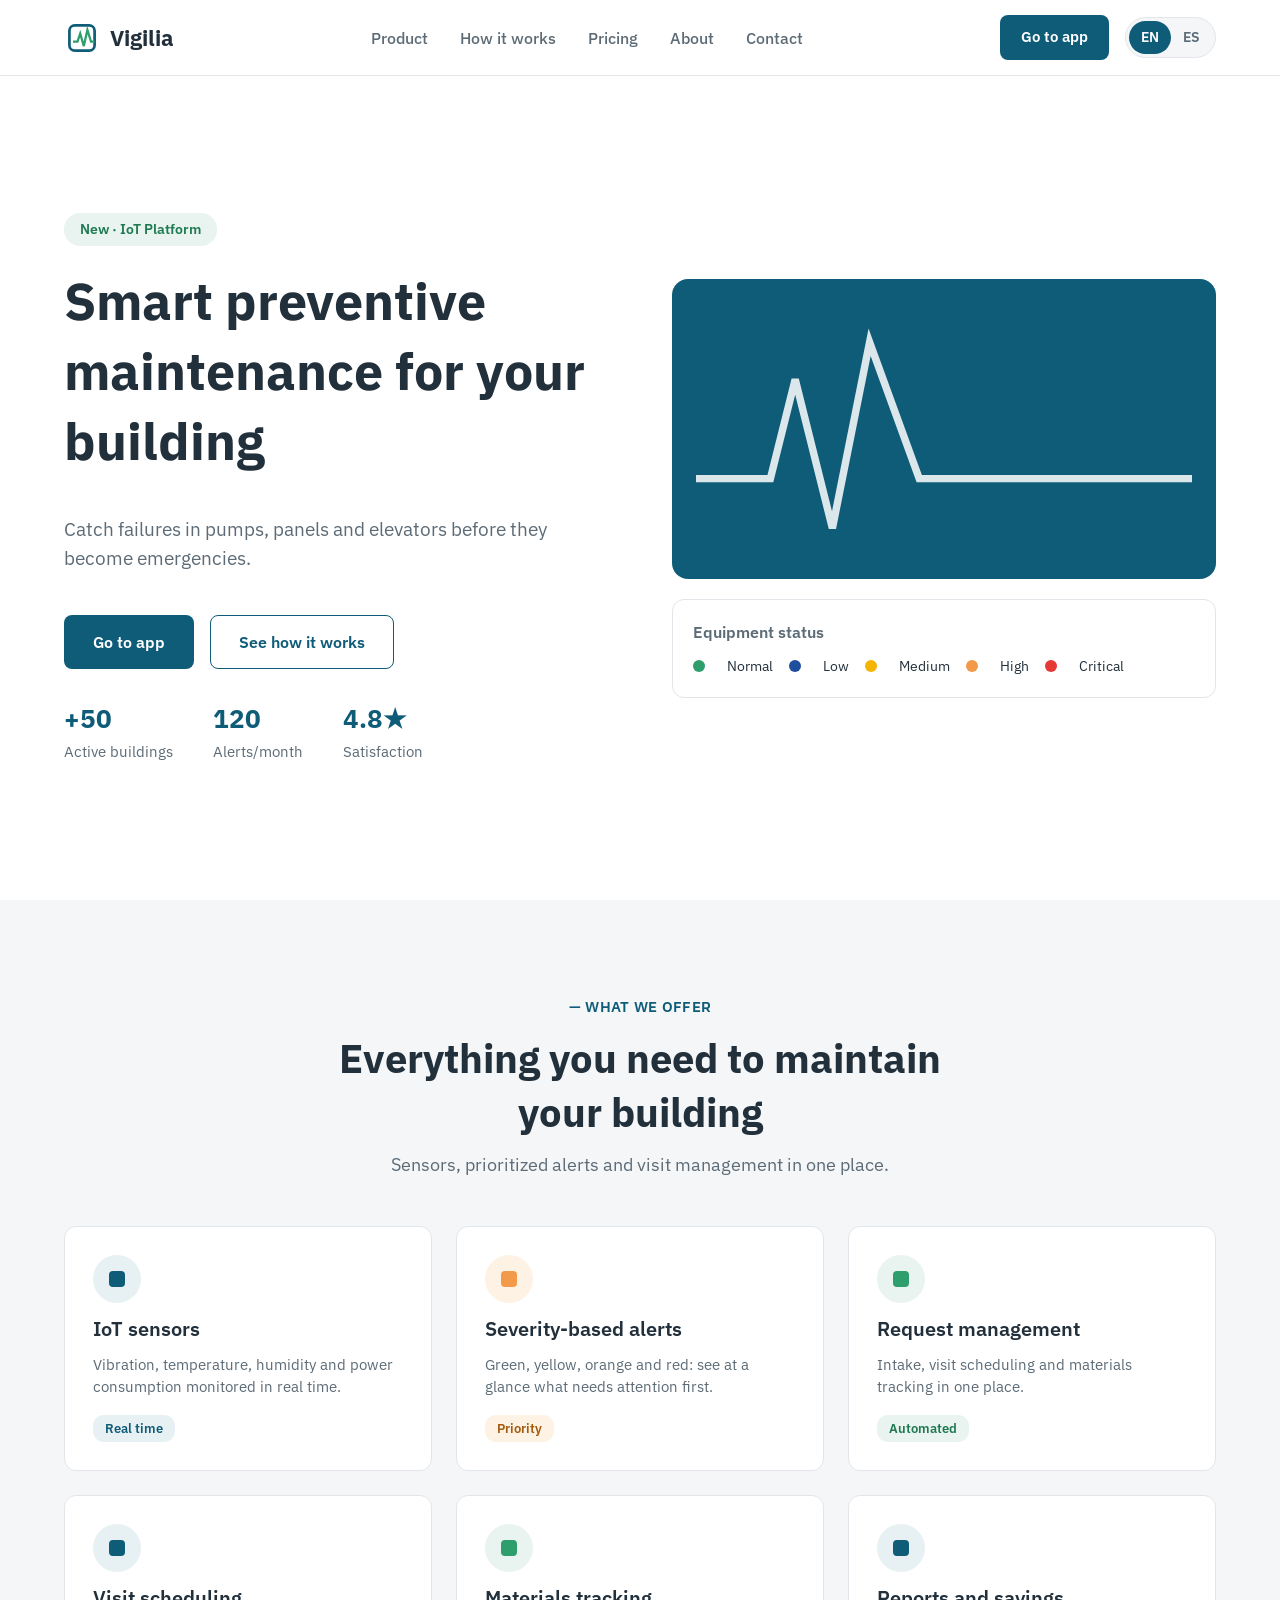
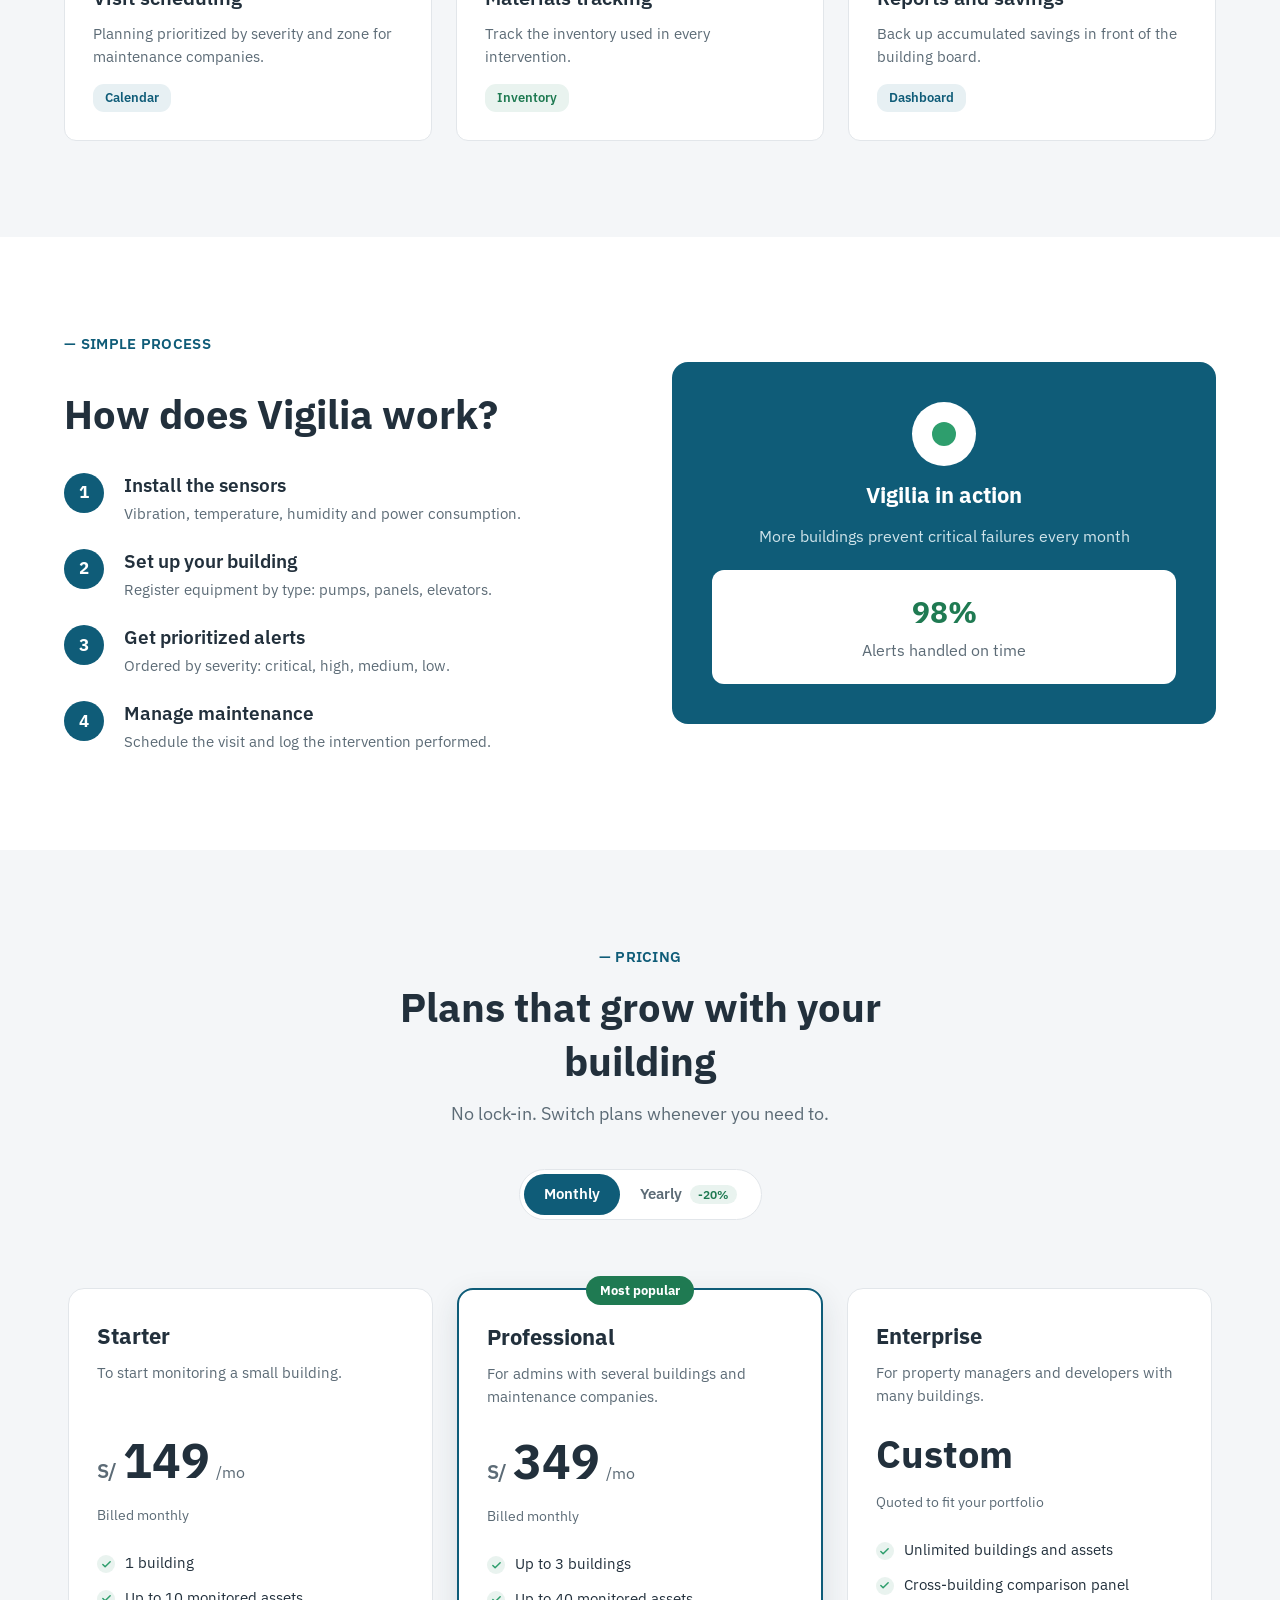
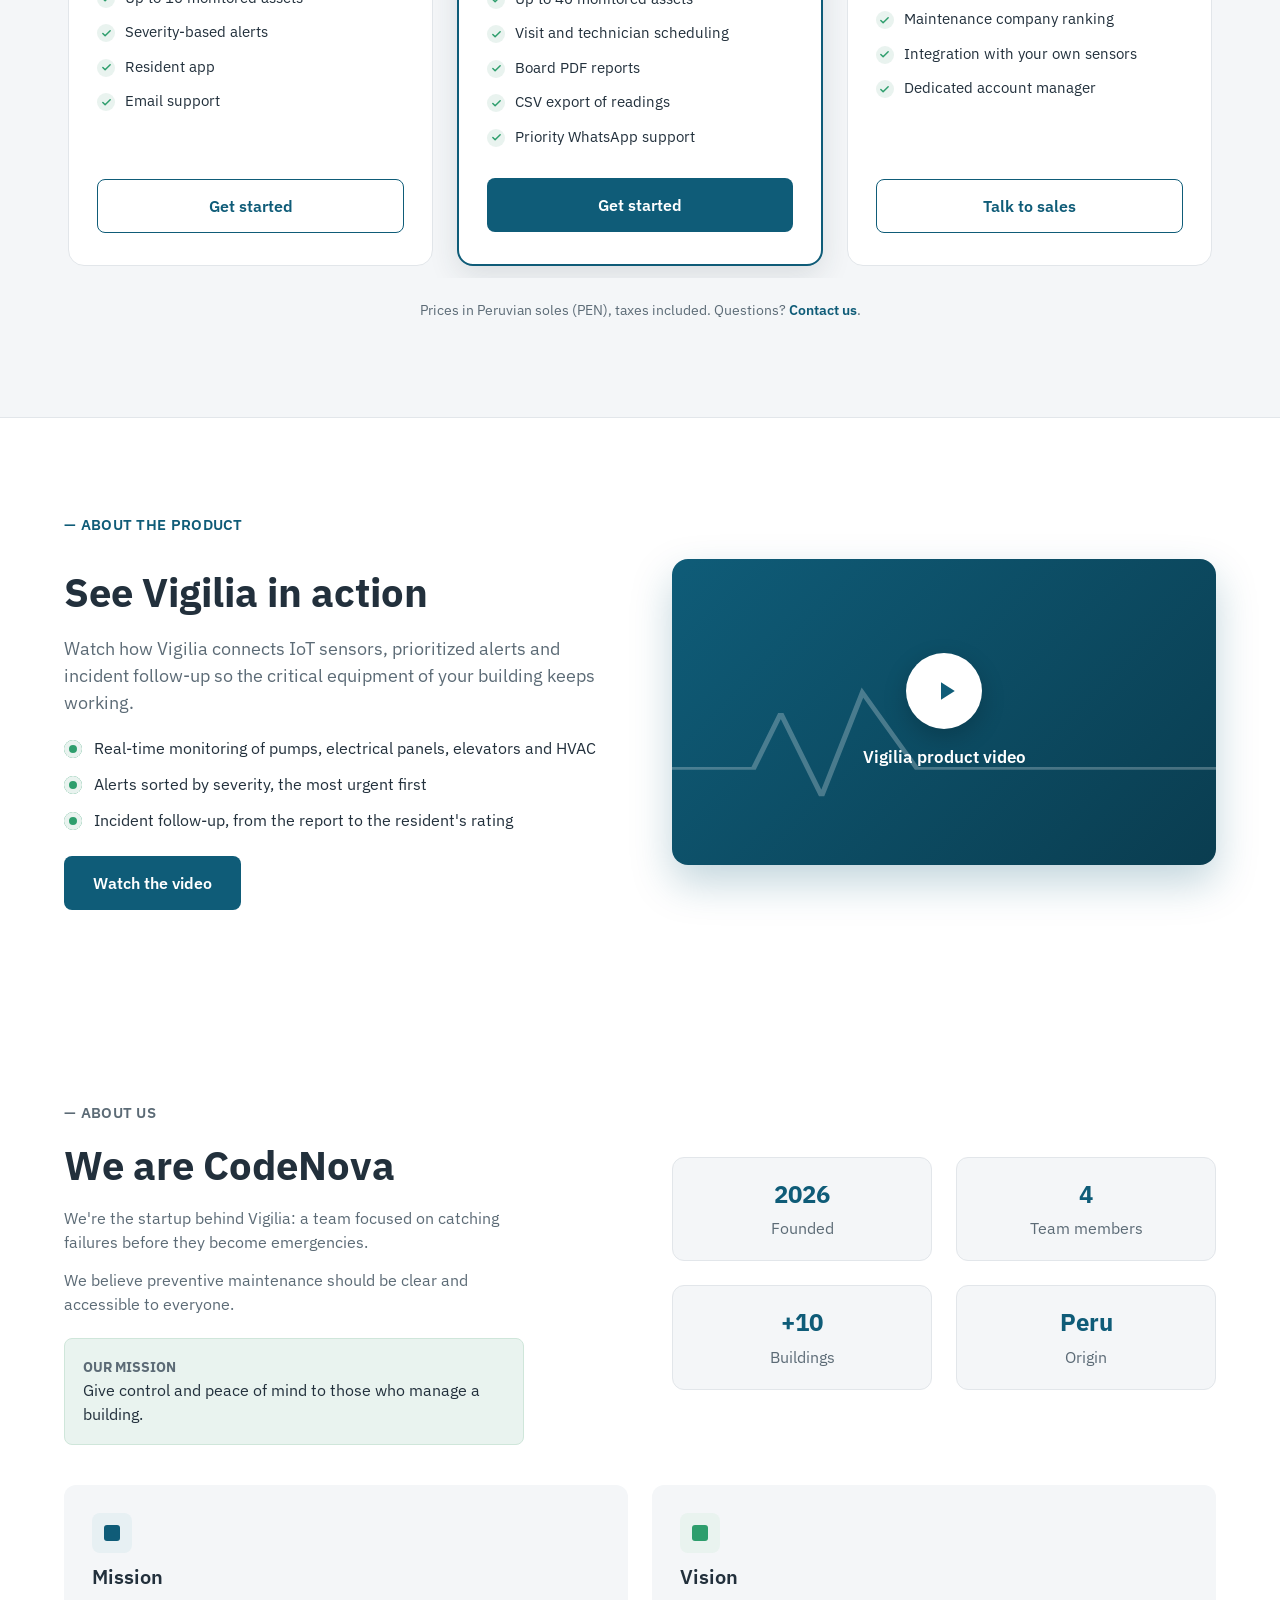
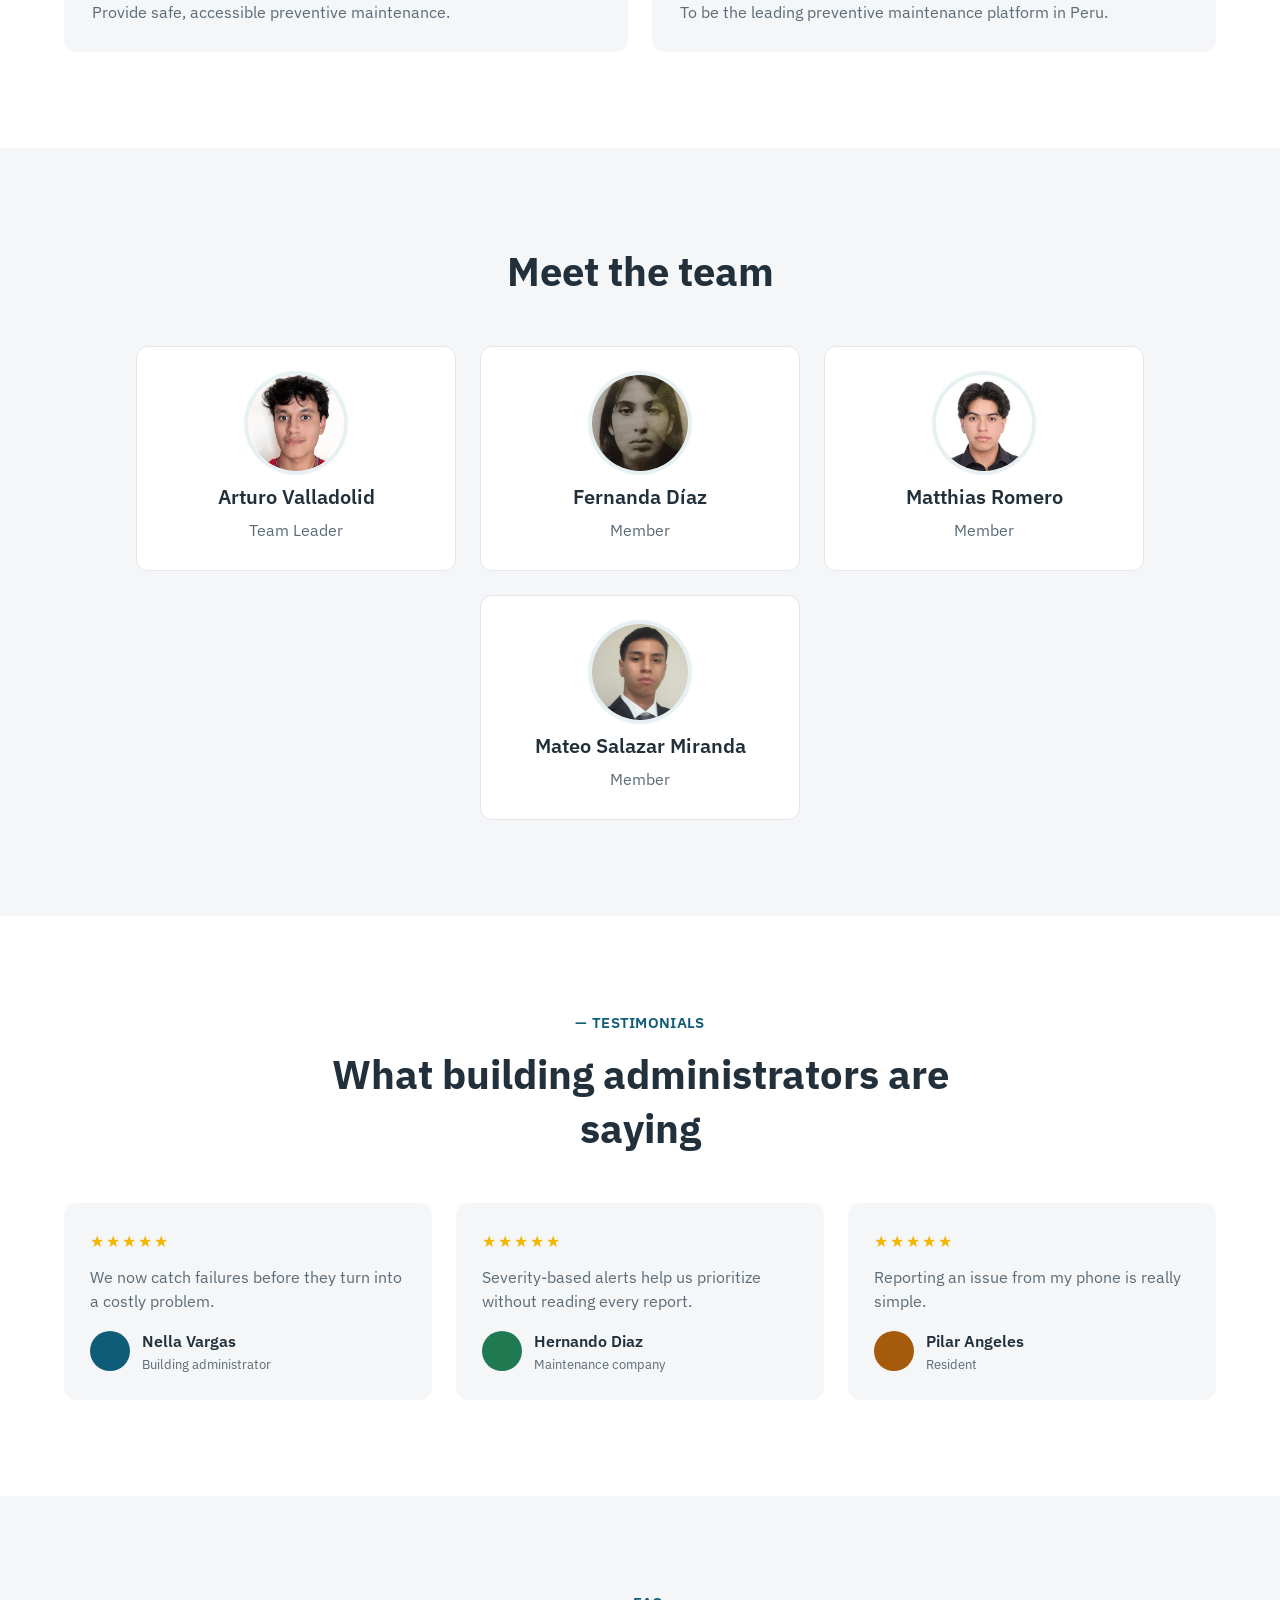
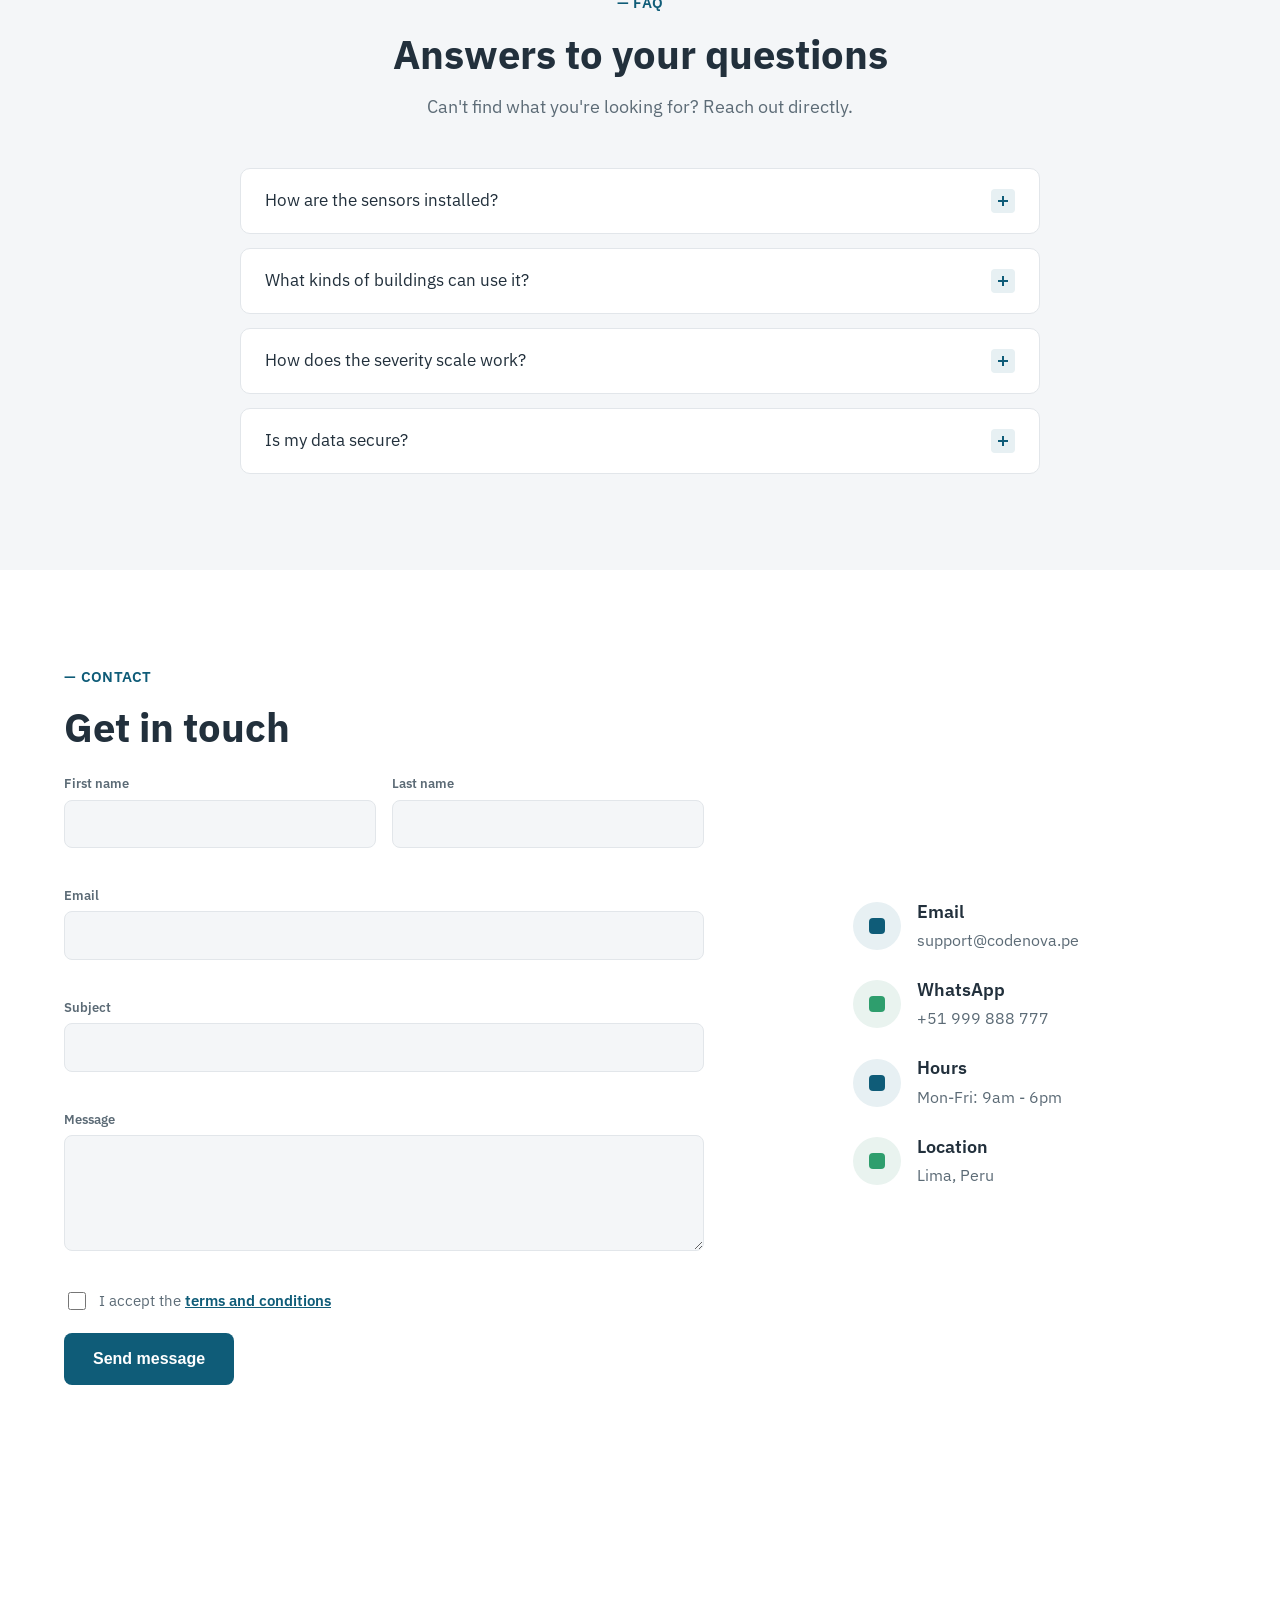
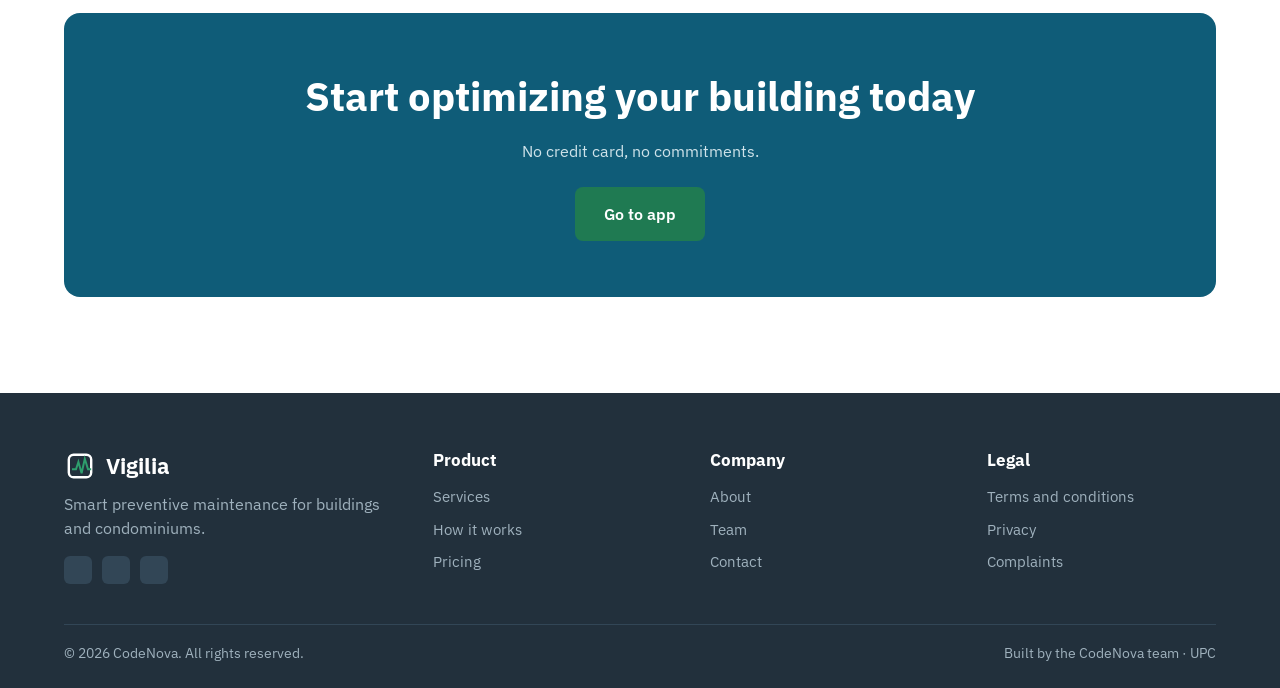
<file: index.html>
<!DOCTYPE html>
<html lang="en">
<head>
<meta charset="UTF-8">
<meta name="viewport" content="width=device-width, initial-scale=1.0">
<title data-i18n="meta.title">Vigilia — Smart Preventive Maintenance</title>
<meta name="description" data-i18n-attr="content:meta.description" content="Vigilia: an IoT preventive maintenance platform for buildings and condominiums. Catch failures in pumps, panels and elevators before they become emergencies.">
<meta name="keywords" content="preventive maintenance, building maintenance, condominium, IoT sensors, water pump, elevator, electrical panel, Lima, Vigilia">
<meta name="author" content="CodeNova">
<link rel="icon" href="data:image/svg+xml,%3Csvg xmlns='http://www.w3.org/2000/svg' viewBox='0 0 40 40'%3E%3Crect x='6' y='6' width='28' height='28' rx='6' fill='none' stroke='%230F5C78' stroke-width='3'/%3E%3Cpolyline points='10,24 15,24 18,15 22,29 26,11 30,24 34,24' fill='none' stroke='%232E9E6D' stroke-width='2.5'/%3E%3C/svg%3E">
<link rel="preconnect" href="https://fonts.googleapis.com">
<link rel="preconnect" href="https://fonts.gstatic.com" crossorigin>
<link href="https://fonts.googleapis.com/css2?family=IBM+Plex+Sans:wght@400;500;600;700&display=swap" rel="stylesheet">
<link rel="stylesheet" href="css/style.css">
</head>
<body>

<header class="site-header" id="header">
  <div class="container header-inner">
    <a href="#top" class="logo" aria-label="Vigilia - home" data-i18n-attr="aria-label:a11y.home">
      <svg viewBox="0 0 40 40" width="36" height="36" aria-hidden="true">
        <rect x="6" y="6" width="28" height="28" rx="6" fill="none" stroke="#0F5C78" stroke-width="3"></rect>
        <polyline points="10,24 15,24 18,15 22,29 26,11 30,24 34,24" fill="none" stroke="#2E9E6D" stroke-width="2.5"></polyline>
      </svg>
      <span>Vigilia</span>
    </a>

    <nav class="main-nav" id="main-nav">
      <a href="#features" data-i18n="nav.product">Product</a>
      <a href="#how-it-works" data-i18n="nav.how-it-works">How it works</a>
      <a href="#pricing" data-i18n="nav.pricing">Pricing</a>
      <a href="#about" data-i18n="nav.about">About</a>
      <a href="#contact" data-i18n="nav.contact">Contact</a>
      <a href="https://vigilia-frontend.vercel.app" class="btn btn-primary nav-app-link" data-i18n="nav.go-to-app">Go to app</a>
    </nav>

    <div class="header-right">
      <div class="header-actions">
        <a href="https://vigilia-frontend.vercel.app" class="btn btn-primary btn-sm" data-i18n="nav.go-to-app">Go to app</a>
      </div>
      <div class="lang-switch" role="group" aria-label="Language" data-i18n-attr="aria-label:a11y.language">
        <button type="button" class="on" data-lang="en" aria-pressed="true">EN</button>
        <button type="button" data-lang="es" aria-pressed="false">ES</button>
      </div>
    </div>

    <button class="menu-toggle" id="menu-toggle" aria-label="Open menu" data-i18n-attr="aria-label:a11y.open-menu" aria-expanded="false" aria-controls="main-nav">
      <span></span><span></span><span></span>
    </button>
  </div>
</header>

<main id="top">

  <!-- HERO -->
  <section class="hero">
    <div class="container hero-inner">
      <div class="hero-copy">
        <span class="badge badge-green" data-i18n="hero.badge">New · IoT Platform</span>
        <h1 data-i18n="hero.title">Smart preventive maintenance for your building</h1>
        <p class="lead" data-i18n="hero.lead">Catch failures in pumps, panels and elevators before they become emergencies.</p>
        <div class="hero-cta">
          <a href="https://vigilia-frontend.vercel.app" class="btn btn-primary" data-i18n="nav.go-to-app">Go to app</a>
          <a href="#how-it-works" class="btn btn-outline" data-i18n="hero.see-how">See how it works</a>
        </div>
        <div class="hero-stats">
          <div class="stat">
            <p class="stat-value">+50</p>
            <p data-i18n="hero.active-buildings">Active buildings</p>
          </div>
          <div class="stat">
            <p class="stat-value">120</p>
            <p data-i18n="hero.alerts-month">Alerts/month</p>
          </div>
          <div class="stat">
            <p class="stat-value">4.8★</p>
            <p data-i18n="hero.satisfaction">Satisfaction</p>
          </div>
        </div>
      </div>

      <div class="hero-visual">
        <div class="chart-card">
          <svg viewBox="0 0 200 100" aria-label="Preview of the Vigilia dashboard" data-i18n-attr="aria-label:a11y.dashboard-preview">
            <polyline points="0,70 30,70 40,30 55,90 70,15 90,70 200,70" fill="none" stroke="#ffffff" stroke-width="3" opacity="0.85"></polyline>
          </svg>
        </div>
        <div class="status-card">
          <p class="status-title" data-i18n="hero.equipment-status">Equipment status</p>
          <div class="status-legend">
            <span class="dot" style="background:#2E9E6D"></span><span data-i18n="severity.normal">Normal</span>
            <span class="dot" style="background:#1F4E9C"></span><span data-i18n="severity.low">Low</span>
            <span class="dot" style="background:#F4B400"></span><span data-i18n="severity.medium">Medium</span>
            <span class="dot" style="background:#F2994A"></span><span data-i18n="severity.high">High</span>
            <span class="dot" style="background:#E53935"></span><span data-i18n="severity.critical">Critical</span>
          </div>
        </div>
      </div>
    </div>
  </section>

  <!-- FEATURES -->
  <section class="section section-alt" id="features">
    <div class="container">
      <div class="section-heading">
        <p class="eyebrow" data-i18n="features.eyebrow">— WHAT WE OFFER</p>
        <h2 data-i18n="features.title">Everything you need to maintain your building</h2>
        <p class="section-sub" data-i18n="features.sub">Sensors, prioritized alerts and visit management in one place.</p>
      </div>

      <div class="grid grid-3">
        <div class="card">
          <div class="icon-badge icon-blue"></div>
          <h3 data-i18n="features.sensors">IoT sensors</h3>
          <p data-i18n="features.sensors-text">Vibration, temperature, humidity and power consumption monitored in real time.</p>
          <span class="tag tag-blue" data-i18n="features.real-time">Real time</span>
        </div>
        <div class="card">
          <div class="icon-badge icon-orange"></div>
          <h3 data-i18n="features.alerts">Severity-based alerts</h3>
          <p data-i18n="features.alerts-text">Green, yellow, orange and red: see at a glance what needs attention first.</p>
          <span class="tag tag-orange" data-i18n="features.priority">Priority</span>
        </div>
        <div class="card">
          <div class="icon-badge icon-green"></div>
          <h3 data-i18n="features.requests">Request management</h3>
          <p data-i18n="features.requests-text">Intake, visit scheduling and materials tracking in one place.</p>
          <span class="tag tag-green" data-i18n="features.automated">Automated</span>
        </div>
        <div class="card">
          <div class="icon-badge icon-blue"></div>
          <h3 data-i18n="features.visits">Visit scheduling</h3>
          <p data-i18n="features.visits-text">Planning prioritized by severity and zone for maintenance companies.</p>
          <span class="tag tag-blue" data-i18n="features.calendar">Calendar</span>
        </div>
        <div class="card">
          <div class="icon-badge icon-green"></div>
          <h3 data-i18n="features.materials">Materials tracking</h3>
          <p data-i18n="features.materials-text">Track the inventory used in every intervention.</p>
          <span class="tag tag-green" data-i18n="features.inventory">Inventory</span>
        </div>
        <div class="card">
          <div class="icon-badge icon-blue"></div>
          <h3 data-i18n="features.reports">Reports and savings</h3>
          <p data-i18n="features.reports-text">Back up accumulated savings in front of the building board.</p>
          <span class="tag tag-blue" data-i18n="features.dashboard">Dashboard</span>
        </div>
      </div>
    </div>
  </section>

  <!-- HOW IT WORKS -->
  <section class="section" id="how-it-works">
    <div class="container how-inner">
      <div class="how-copy">
        <p class="eyebrow" data-i18n="how.eyebrow">— SIMPLE PROCESS</p>
        <h2 data-i18n="how.title">How does Vigilia work?</h2>

        <ol class="steps">
          <li>
            <span class="step-number">1</span>
            <div>
              <h3 data-i18n="how.step1">Install the sensors</h3>
              <p data-i18n="how.step1-text">Vibration, temperature, humidity and power consumption.</p>
            </div>
          </li>
          <li>
            <span class="step-number">2</span>
            <div>
              <h3 data-i18n="how.step2">Set up your building</h3>
              <p data-i18n="how.step2-text">Register equipment by type: pumps, panels, elevators.</p>
            </div>
          </li>
          <li>
            <span class="step-number">3</span>
            <div>
              <h3 data-i18n="how.step3">Get prioritized alerts</h3>
              <p data-i18n="how.step3-text">Ordered by severity: critical, high, medium, low.</p>
            </div>
          </li>
          <li>
            <span class="step-number">4</span>
            <div>
              <h3 data-i18n="how.step4">Manage maintenance</h3>
              <p data-i18n="how.step4-text">Schedule the visit and log the intervention performed.</p>
            </div>
          </li>
        </ol>
      </div>

      <div class="how-visual">
        <div class="action-card">
          <div class="action-icon"></div>
          <h3 data-i18n="how.in-action">Vigilia in action</h3>
          <p data-i18n="how.in-action-text">More buildings prevent critical failures every month</p>
          <div class="action-metric">
            <h3>98%</h3>
            <p data-i18n="how.on-time">Alerts handled on time</p>
          </div>
        </div>
      </div>
    </div>
  </section>

  <!-- PRICING -->
  <section class="section section-alt" id="pricing">
    <div class="container">
      <div class="section-heading">
        <p class="eyebrow" data-i18n="pricing.eyebrow">— PRICING</p>
        <h2 data-i18n="pricing.title">Plans that grow with your building</h2>
        <p class="section-sub" data-i18n="pricing.sub">No lock-in. Switch plans whenever you need to.</p>
        <div class="billing-toggle" role="group" aria-label="Billing" data-i18n-attr="aria-label:a11y.billing">
          <button type="button" class="on" data-billing="monthly" data-i18n="pricing.monthly">Monthly</button>
          <button type="button" data-billing="yearly" data-i18n-html="pricing.yearly">Yearly <span>-20%</span></button>
        </div>
      </div>

      <div class="pricing-carousel">
        <button type="button" class="carousel-btn prev" id="price-prev" aria-label="Previous plan" data-i18n-attr="aria-label:a11y.previous-plan">
          <svg viewBox="0 0 24 24" width="22" height="22" fill="none" stroke="currentColor" stroke-width="2" stroke-linecap="round" stroke-linejoin="round" aria-hidden="true"><path d="m15 18-6-6 6-6"/></svg>
        </button>

        <div class="pricing-track" id="price-track" tabindex="0" aria-label="Pricing plans" data-i18n-attr="aria-label:a11y.pricing-plans">
          <article class="plan">
            <h3 data-i18n="pricing.starter">Starter</h3>
            <p class="plan-desc" data-i18n="pricing.starter-text">To start monitoring a small building.</p>
            <p class="plan-price"><span class="cur">S/</span><span class="amount" data-monthly="149" data-yearly="119">149</span><span class="per" data-i18n="pricing.per-month">/mo</span></p>
            <p class="plan-billed" data-billed-monthly="pricing.billed-monthly" data-billed-yearly="pricing.billed-yearly-starter">Billed monthly</p>
            <ul class="plan-list">
              <li data-i18n="pricing.one-building">1 building</li>
              <li data-i18n="pricing.ten-assets">Up to 10 monitored assets</li>
              <li data-i18n="features.alerts">Severity-based alerts</li>
              <li data-i18n="pricing.resident-app">Resident app</li>
              <li data-i18n="pricing.email-support">Email support</li>
            </ul>
            <a href="https://vigilia-frontend.vercel.app" class="btn btn-outline" data-i18n="pricing.get-started">Get started</a>
          </article>

          <article class="plan plan-featured">
            <span class="plan-flag" data-i18n="pricing.popular">Most popular</span>
            <h3 data-i18n="pricing.professional">Professional</h3>
            <p class="plan-desc" data-i18n="pricing.professional-text">For admins with several buildings and maintenance companies.</p>
            <p class="plan-price"><span class="cur">S/</span><span class="amount" data-monthly="349" data-yearly="279">349</span><span class="per" data-i18n="pricing.per-month">/mo</span></p>
            <p class="plan-billed" data-billed-monthly="pricing.billed-monthly" data-billed-yearly="pricing.billed-yearly-professional">Billed monthly</p>
            <ul class="plan-list">
              <li data-i18n="pricing.three-buildings">Up to 3 buildings</li>
              <li data-i18n="pricing.forty-assets">Up to 40 monitored assets</li>
              <li data-i18n="pricing.technicians">Visit and technician scheduling</li>
              <li data-i18n="pricing.pdf-reports">Board PDF reports</li>
              <li data-i18n="pricing.csv-export">CSV export of readings</li>
              <li data-i18n="pricing.whatsapp-support">Priority WhatsApp support</li>
            </ul>
            <a href="https://vigilia-frontend.vercel.app" class="btn btn-primary" data-i18n="pricing.get-started">Get started</a>
          </article>

          <article class="plan">
            <h3 data-i18n="pricing.enterprise">Enterprise</h3>
            <p class="plan-desc" data-i18n="pricing.enterprise-text">For property managers and developers with many buildings.</p>
            <p class="plan-price plan-custom"><span class="amount" data-i18n="pricing.custom">Custom</span></p>
            <p class="plan-billed" data-i18n="pricing.quoted">Quoted to fit your portfolio</p>
            <ul class="plan-list">
              <li data-i18n="pricing.unlimited">Unlimited buildings and assets</li>
              <li data-i18n="pricing.comparison">Cross-building comparison panel</li>
              <li data-i18n="pricing.ranking">Maintenance company ranking</li>
              <li data-i18n="pricing.own-sensors">Integration with your own sensors</li>
              <li data-i18n="pricing.account-manager">Dedicated account manager</li>
            </ul>
            <a href="#contact" class="btn btn-outline" data-i18n="pricing.talk-to-sales">Talk to sales</a>
          </article>
        </div>

        <button type="button" class="carousel-btn next" id="price-next" aria-label="Next plan" data-i18n-attr="aria-label:a11y.next-plan">
          <svg viewBox="0 0 24 24" width="22" height="22" fill="none" stroke="currentColor" stroke-width="2" stroke-linecap="round" stroke-linejoin="round" aria-hidden="true"><path d="m9 18 6-6-6-6"/></svg>
        </button>
      </div>
      <div class="carousel-dots" id="price-dots" aria-hidden="true"></div>
      <p class="pricing-note" data-i18n-html="pricing.note">Prices in Peruvian soles (PEN), taxes included. Questions? <a href="#contact">Contact us</a>.</p>
    </div>
  </section>

  <!-- ABOUT THE PRODUCT -->
  <section class="section section-product" id="about-product">
    <div class="container product-inner">
      <div class="product-copy">
        <p class="eyebrow" data-i18n="product.eyebrow">— ABOUT THE PRODUCT</p>
        <h2 data-i18n="product.title">See Vigilia in action</h2>
        <p data-i18n="product.text">Watch how Vigilia connects IoT sensors, prioritized alerts and incident follow-up so the critical equipment of your building keeps working.</p>
        <ul class="product-points">
          <li data-i18n="product.point-monitoring">Real-time monitoring of pumps, electrical panels, elevators and HVAC</li>
          <li data-i18n="product.point-alerts">Alerts sorted by severity, the most urgent first</li>
          <li data-i18n="product.point-incidents">Incident follow-up, from the report to the resident's rating</li>
        </ul>
        <a href="https://upcedupe-my.sharepoint.com/:v:/r/personal/u202411843_upc_edu_pe/Documents/Entrevistas%20-%20Code%20Nova/4.5%20Web%20Applications%20Prototyping..mkv?d=w827942a5d9844c509d0df218e7f0c993&amp;csf=1&amp;web=1&amp;e=26YvhK&amp;nav=eyJyZWZlcnJhbEluZm8iOnsicmVmZXJyYWxBcHAiOiJTdHJlYW1XZWJBcHAiLCJyZWZlcnJhbFZpZXciOiJTaGFyZURpYWxvZy1MaW5rIiwicmVmZXJyYWxBcHBQbGF0Zm9ybSI6IldlYiIsInJlZmVycmFsTW9kZSI6InZpZXcifX0%3D" class="btn btn-primary" data-product-video target="_blank" rel="noopener" data-i18n="product.watch">Watch the video</a>
      </div>

      <div class="product-video">
        <a href="https://upcedupe-my.sharepoint.com/:v:/r/personal/u202411843_upc_edu_pe/Documents/Entrevistas%20-%20Code%20Nova/4.5%20Web%20Applications%20Prototyping..mkv?d=w827942a5d9844c509d0df218e7f0c993&amp;csf=1&amp;web=1&amp;e=26YvhK&amp;nav=eyJyZWZlcnJhbEluZm8iOnsicmVmZXJyYWxBcHAiOiJTdHJlYW1XZWJBcHAiLCJyZWZlcnJhbFZpZXciOiJTaGFyZURpYWxvZy1MaW5rIiwicmVmZXJyYWxBcHBQbGF0Zm9ybSI6IldlYiIsInJlZmVycmFsTW9kZSI6InZpZXcifX0%3D" class="video-card" data-product-video target="_blank" rel="noopener" aria-label="Watch the video" data-i18n-attr="aria-label:product.watch">
          <svg class="video-wave" viewBox="0 0 200 100" preserveAspectRatio="none" aria-hidden="true">
            <polyline points="0,70 30,70 40,30 55,90 70,15 90,70 200,70" fill="none" stroke="#ffffff" stroke-width="2"></polyline>
          </svg>
          <span class="play-button" aria-hidden="true">
            <svg viewBox="0 0 24 24" width="30" height="30"><path d="M8 5v14l11-7z" fill="currentColor"></path></svg>
          </span>
          <span class="video-caption" data-i18n="product.caption">Vigilia product video</span>
        </a>
      </div>
    </div>
  </section>

  <!-- ABOUT -->
  <section class="section" id="about">
    <div class="container">
      <div class="about-top">
        <div class="about-copy">
          <p class="eyebrow" data-i18n="about.eyebrow">— ABOUT US</p>
          <h2 data-i18n="about.title">We are CodeNova</h2>
          <p data-i18n="about.text1">We're the startup behind Vigilia: a team focused on catching failures before they become emergencies.</p>
          <p data-i18n="about.text2">We believe preventive maintenance should be clear and accessible to everyone.</p>
          <div class="mission-callout">
            <p class="mission-label" data-i18n="about.mission-label">OUR MISSION</p>
            <p data-i18n="about.mission-callout">Give control and peace of mind to those who manage a building.</p>
          </div>
        </div>

        <div class="about-stats">
          <div class="grid grid-2">
            <div class="stat-card">
              <h3>2026</h3>
              <p data-i18n="about.founded">Founded</p>
            </div>
            <div class="stat-card">
              <h3>4</h3>
              <p data-i18n="about.members">Team members</p>
            </div>
            <div class="stat-card">
              <h3>+10</h3>
              <p data-i18n="about.buildings">Buildings</p>
            </div>
            <div class="stat-card">
              <h3 data-i18n="about.peru">Peru</h3>
              <p data-i18n="about.origin">Origin</p>
            </div>
          </div>
        </div>
      </div>

      <div class="grid grid-2 about-values">
        <div class="value-card">
          <div class="icon-badge icon-blue small"></div>
          <h3 data-i18n="about.mission">Mission</h3>
          <p data-i18n="about.mission-text">Provide safe, accessible preventive maintenance.</p>
        </div>
        <div class="value-card">
          <div class="icon-badge icon-green small"></div>
          <h3 data-i18n="about.vision">Vision</h3>
          <p data-i18n="about.vision-text">To be the leading preventive maintenance platform in Peru.</p>
        </div>
      </div>
    </div>
  </section>

  <!-- TEAM -->
  <section class="section section-alt" id="team">
    <div class="container">
      <h2 class="text-center" data-i18n="team.title">Meet the team</h2>
      <div class="grid grid-3 team-grid">
        <div class="team-card">
          <img class="avatar avatar-photo" src="img/team/arturo-valladolid.jpg" alt="Arturo Valladolid" width="96" height="96" loading="lazy">
          <h3>Arturo Valladolid</h3>
          <p data-i18n="team.leader">Team Leader</p>
        </div>
        <div class="team-card">
          <img class="avatar avatar-photo" src="img/team/fernanda-diaz.jpg" alt="Fernanda Díaz" width="96" height="96" loading="lazy">
          <h3>Fernanda Díaz</h3>
          <p data-i18n="team.member">Member</p>
        </div>
        <div class="team-card">
          <img class="avatar avatar-photo" src="img/team/matthias-romero.jpg" alt="Matthias Romero" width="96" height="96" loading="lazy">
          <h3>Matthias Romero</h3>
          <p data-i18n="team.member">Member</p>
        </div>
        <div class="team-card">
          <img class="avatar avatar-photo" src="img/team/mateo-salazar.jpg" alt="Mateo Salazar Miranda" width="96" height="96" loading="lazy">
          <h3>Mateo Salazar Miranda</h3>
          <p data-i18n="team.member">Member</p>
        </div>
      </div>
    </div>
  </section>

  <!-- TESTIMONIALS -->
  <section class="section" id="testimonials">
    <div class="container">
      <div class="section-heading">
        <p class="eyebrow" data-i18n="testimonials.eyebrow">— TESTIMONIALS</p>
        <h2 data-i18n="testimonials.title">What building administrators are saying</h2>
      </div>

      <div class="grid grid-3">
        <div class="testimonial-card">
          <div class="stars">★★★★★</div>
          <p data-i18n="testimonials.quote1">We now catch failures before they turn into a costly problem.</p>
          <div class="testimonial-author">
            <div class="avatar avatar-blue small"></div>
            <div>
              <p class="author-name">Nella Vargas</p>
              <p class="author-role" data-i18n="testimonials.administrator">Building administrator</p>
            </div>
          </div>
        </div>
        <div class="testimonial-card">
          <div class="stars">★★★★★</div>
          <p data-i18n="testimonials.quote2">Severity-based alerts help us prioritize without reading every report.</p>
          <div class="testimonial-author">
            <div class="avatar avatar-green small"></div>
            <div>
              <p class="author-name">Hernando Diaz</p>
              <p class="author-role" data-i18n="testimonials.maintenance">Maintenance company</p>
            </div>
          </div>
        </div>
        <div class="testimonial-card">
          <div class="stars">★★★★★</div>
          <p data-i18n="testimonials.quote3">Reporting an issue from my phone is really simple.</p>
          <div class="testimonial-author">
            <div class="avatar avatar-orange small"></div>
            <div>
              <p class="author-name">Pilar Angeles</p>
              <p class="author-role" data-i18n="testimonials.resident">Resident</p>
            </div>
          </div>
        </div>
      </div>
    </div>
  </section>

  <!-- FAQ -->
  <section class="section section-alt" id="faq">
    <div class="container">
      <div class="section-heading">
        <p class="eyebrow" data-i18n="faq.eyebrow">— FAQ</p>
        <h2 data-i18n="faq.title">Answers to your questions</h2>
        <p class="section-sub" data-i18n="faq.sub">Can't find what you're looking for? Reach out directly.</p>
      </div>

      <div class="faq-list">

        <div class="faq-item">
          <button class="faq-question" aria-expanded="false">
            <span data-i18n="faq.q-install">How are the sensors installed?</span>
            <span class="faq-icon"></span>
          </button>
          <div class="faq-answer">
            <div class="faq-answer-inner">
              <p data-i18n="faq.a-install">Our technical team schedules a visit to install sensors on pumps, panels and elevators. The process doesn't interrupt the building's operation.</p>
            </div>
          </div>
        </div>

        <div class="faq-item">
          <button class="faq-question" aria-expanded="false">
            <span data-i18n="faq.q-buildings">What kinds of buildings can use it?</span>
            <span class="faq-icon"></span>
          </button>
          <div class="faq-answer">
            <div class="faq-answer-inner">
              <p data-i18n="faq.a-buildings">Vigilia works for residential buildings, condominiums and corporate buildings of any size.</p>
            </div>
          </div>
        </div>

        <div class="faq-item">
          <button class="faq-question" aria-expanded="false">
            <span data-i18n="faq.q-severity">How does the severity scale work?</span>
            <span class="faq-icon"></span>
          </button>
          <div class="faq-answer">
            <div class="faq-answer-inner">
              <p data-i18n="faq.a-severity">Alerts are classified into four severity levels: low, medium, high and critical, based on how far a reading is from the expected range.</p>
            </div>
          </div>
        </div>

        <div class="faq-item">
          <button class="faq-question" aria-expanded="false">
            <span data-i18n="faq.q-security">Is my data secure?</span>
            <span class="faq-icon"></span>
          </button>
          <div class="faq-answer">
            <div class="faq-answer-inner">
              <p data-i18n="faq.a-security">Yes, your equipment and building information is stored encrypted and is only accessible to authorized users on your account.</p>
            </div>
          </div>
        </div>
      </div>
    </div>
  </section>

  <!-- CONTACT -->
  <section class="section" id="contact">
    <div class="container contact-inner">
      <div class="contact-form-wrap">
        <p class="eyebrow" data-i18n="contact.eyebrow">— CONTACT</p>
        <h2 data-i18n="contact.title">Get in touch</h2>

        <form id="contact-form" novalidate>
          <div class="form-row">
            <div class="form-field">
              <label for="firstname" data-i18n="contact.first-name">First name</label>
              <input type="text" id="firstname" name="firstname" required>
              <span class="field-error"></span>
            </div>
            <div class="form-field">
              <label for="lastname" data-i18n="contact.last-name">Last name</label>
              <input type="text" id="lastname" name="lastname" required>
              <span class="field-error"></span>
            </div>
          </div>

          <div class="form-field">
            <label for="email" data-i18n="contact.email-label">Email</label>
            <input type="email" id="email" name="email" required>
            <span class="field-error"></span>
          </div>

          <div class="form-field">
            <label for="subject" data-i18n="contact.subject">Subject</label>
            <input type="text" id="subject" name="subject" required>
            <span class="field-error"></span>
          </div>

          <div class="form-field">
            <label for="message" data-i18n="contact.message">Message</label>
            <textarea id="message" name="message" rows="4" required></textarea>
            <span class="field-error"></span>
          </div>

          <label class="checkbox-field">
            <input type="checkbox" id="terms" name="terms" required>
            <span data-i18n-html="contact.terms">I accept the <a href="#terms" data-open-terms>terms and conditions</a></span>
          </label>

          <button type="submit" class="btn btn-primary" data-i18n="contact.send">Send message</button>

          <p class="form-feedback" id="form-feedback" role="status" aria-live="polite"></p>
        </form>
      </div>

      <div class="contact-info">
        <div class="info-item">
          <div class="icon-badge icon-blue"></div>
          <div>
            <h3 data-i18n="contact.email-title">Email</h3>
            <p>support@codenova.pe</p>
          </div>
        </div>
        <div class="info-item">
          <div class="icon-badge icon-green"></div>
          <div>
            <h3>WhatsApp</h3>
            <p>+51 999 888 777</p>
          </div>
        </div>
        <div class="info-item">
          <div class="icon-badge icon-blue"></div>
          <div>
            <h3 data-i18n="contact.hours">Hours</h3>
            <p data-i18n="contact.hours-value">Mon-Fri: 9am - 6pm</p>
          </div>
        </div>
        <div class="info-item">
          <div class="icon-badge icon-green"></div>
          <div>
            <h3 data-i18n="contact.location">Location</h3>
            <p data-i18n="contact.location-value">Lima, Peru</p>
          </div>
        </div>
      </div>
    </div>
  </section>

  <!-- CTA -->
  <section class="section">
    <div class="container">
      <div class="cta-box">
        <h2 data-i18n="cta.title">Start optimizing your building today</h2>
        <p data-i18n="cta.text">No credit card, no commitments.</p>
        <div class="cta-actions">
          <a href="https://vigilia-frontend.vercel.app" class="btn btn-accent" data-i18n="nav.go-to-app">Go to app</a>
        </div>
      </div>
    </div>
  </section>

</main>

<footer class="site-footer">
  <div class="container">
    <div class="footer-grid">
      <div class="footer-brand">
        <a href="#top" class="logo logo-light">
          <svg viewBox="0 0 40 40" width="32" height="32" aria-hidden="true">
            <rect x="6" y="6" width="28" height="28" rx="6" fill="none" stroke="#ffffff" stroke-width="3"></rect>
            <polyline points="10,24 15,24 18,15 22,29 26,11 30,24 34,24" fill="none" stroke="#2E9E6D" stroke-width="2.5"></polyline>
          </svg>
          <span>Vigilia</span>
        </a>
        <p data-i18n="footer.tagline">Smart preventive maintenance for buildings and condominiums.</p>
        <div class="social-links">
          <a href="#" aria-label="Facebook"></a>
          <a href="#" aria-label="Instagram"></a>
          <a href="#" aria-label="LinkedIn"></a>
        </div>
      </div>

      <div class="footer-col">
        <h3 data-i18n="nav.product">Product</h3>
        <a href="#features" data-i18n="footer.services">Services</a>
        <a href="#how-it-works" data-i18n="nav.how-it-works">How it works</a>
        <a href="#pricing" data-i18n="nav.pricing">Pricing</a>
      </div>

      <div class="footer-col">
        <h3 data-i18n="footer.company">Company</h3>
        <a href="#about" data-i18n="nav.about">About</a>
        <a href="#team" data-i18n="footer.team">Team</a>
        <a href="#contact" data-i18n="nav.contact">Contact</a>
      </div>

      <div class="footer-col">
        <h3 data-i18n="footer.legal">Legal</h3>
        <a href="#terms" data-open-terms data-i18n="footer.terms">Terms and conditions</a>
        <a href="#" data-i18n="footer.privacy">Privacy</a>
        <a href="#" data-i18n="footer.complaints">Complaints</a>
      </div>
    </div>

    <div class="footer-bottom">
      <p data-i18n="footer.rights">© 2026 CodeNova. All rights reserved.</p>
      <p data-i18n="footer.built-by">Built by the CodeNova team · UPC</p>
    </div>
  </div>
</footer>

<dialog class="terms-dialog" id="terms-dialog" aria-labelledby="terms-title">
  <div class="terms-header">
    <h2 id="terms-title" data-i18n="terms.title">Terms and conditions</h2>
    <button type="button" class="terms-close" data-close-terms aria-label="Close" data-i18n-attr="aria-label:terms.close">&times;</button>
  </div>
  <div class="terms-body" data-i18n-html="terms.body"><p class="terms-updated">Last updated: October 2026</p><h3>1. Acceptance</h3><p>By using the Vigilia website or web application you accept these terms. If you do not agree with them, please do not use the service.</p><h3>2. The service</h3><p>Vigilia is a preventive maintenance platform by CodeNova that monitors the critical equipment of buildings (water pumps, electrical panels, elevators and HVAC) through IoT sensors, prioritized alerts and incident management.</p><h3>3. Accounts and use</h3><p>Administrators are responsible for the accuracy of the building and equipment data they register and for the users they give access to. The service must not be used for unlawful purposes.</p><h3>4. Alerts and responsibility</h3><p>Alerts support decision-making but do not replace the inspections and maintenance required by law or by the equipment manufacturer. CodeNova is not liable for damage caused by equipment failures.</p><h3>5. Data and privacy</h3><p>Sensor readings and building information are used only to provide the service, are stored encrypted and are not sold to third parties. Personal data is handled in accordance with Peruvian Law No. 29733 on Personal Data Protection.</p><h3>6. Plans and payments</h3><p>Prices are in Peruvian soles (PEN) and include taxes. Plans can be changed or cancelled at any time; the change applies from the next billing period.</p><h3>7. Changes to these terms</h3><p>We may update these terms. Significant changes will be announced on this website.</p><h3>8. Contact</h3><p>For questions about these terms, write to support@codenova.pe.</p></div>
  <div class="terms-footer">
    <button type="button" class="btn btn-primary" data-close-terms data-i18n="terms.understood">Got it</button>
  </div>
</dialog>

<script src="js/i18n.js"></script>
<script src="js/script.js"></script>
<script src="js/landing-extras.js"></script>
</body>
</html>
</file>
<file: css/style.css>
:root {
  --color-primary: #0F5C78;
  --color-primary-dark: #0c4a61;
  --color-green: #2E9E6D;
  --color-orange: #F2994A;
  --color-green-strong: #1F7A52;   /* AA text/bg: 5.3:1 on white, 4.7:1 on green tint */
  --color-orange-strong: #A65A0B;  /* AA text/bg: 5.1:1 on white, 4.6:1 on orange tint */
  --color-yellow: #F4B400;
  --color-red: #E53935;
  --color-dark: #22303C;
  --color-text: #22303C;
  --color-text-muted: #5c6b76;
  --color-border: #E2E6EA;
  --color-bg-alt: #F4F6F8;
  --color-blue-tint: #E7F0F3;
  --color-green-tint: #E9F3EF;
  --color-orange-tint: #FDF2E3;
  --font-main: 'IBM Plex Sans', Arial, sans-serif;
  --max-width: 1200px;
  --radius: 12px;
  --header-height: 76px;
}

* { box-sizing: border-box; }

html { scroll-behavior: smooth; }

body {
  margin: 0;
  font-family: var(--font-main);
  color: var(--color-text);
  background: #ffffff;
  line-height: 1.5;
}

img, svg { max-width: 100%; display: block; }

a { text-decoration: none; color: inherit; }

ul, ol { margin: 0; padding: 0; list-style: none; }

.container {
  max-width: var(--max-width);
  margin: 0 auto;
  padding: 0 24px;
}

h1, h2, h3 { margin: 0; line-height: 1.35; }
button, input, select, textarea { line-height: 1.4; }

h2 { font-size: clamp(28px, 4vw, 40px); font-weight: 700; }

.eyebrow {
  color: var(--color-primary);
  font-weight: 600;
  font-size: 15px;
  letter-spacing: 0.02em;
  margin: 0 0 12px 0;
}

.section-heading {
  text-align: center;
  max-width: 640px;
  margin: 0 auto 48px auto;
}

.section-sub { color: var(--color-text-muted); font-size: 18px; margin-top: 12px; }

.text-center { text-align: center; margin-bottom: 48px; }

/* Buttons */
.btn {
  display: inline-flex;
  align-items: center;
  justify-content: center;
  padding: 14px 28px;
  border-radius: 8px;
  font-weight: 600;
  font-size: 16px;
  border: 1px solid transparent;
  cursor: pointer;
  transition: background 0.15s ease, border-color 0.15s ease, color 0.15s ease, transform 0.1s ease;
  white-space: nowrap;
}
.btn:active { transform: scale(0.98); }

.btn-primary { background: var(--color-primary); color: #fff; }
.btn-primary:hover { background: var(--color-primary-dark); }

.btn-outline { background: transparent; border-color: var(--color-primary); color: var(--color-primary); }
.btn-outline:hover { background: var(--color-blue-tint); }

.btn-accent { background: var(--color-green-strong); color: #fff; }
.btn-accent:hover { filter: brightness(0.92); }

.btn-inverse { border-color: #fff; color: #fff; }
.btn-inverse:hover { background: rgba(255,255,255,0.12); }

.btn-sm { padding: 10px 20px; font-size: 15px; }

/* Header */
.site-header {
  position: sticky;
  top: 0;
  z-index: 100;
  background: rgba(255,255,255,0.92);
  backdrop-filter: blur(8px);
  border-bottom: 1px solid var(--color-border);
  height: var(--header-height);
  display: flex;
  align-items: center;
}

.header-inner {
  width: 100%;
  display: flex;
  align-items: center;
  justify-content: space-between;
  gap: 16px;
}

.logo {
  display: flex;
  align-items: center;
  gap: 10px;
  font-size: 22px;
  font-weight: 700;
  color: var(--color-dark);
  flex-shrink: 0;
}

.main-nav {
  display: flex;
  gap: 32px;
}

.main-nav a {
  color: var(--color-text-muted);
  font-weight: 500;
  font-size: 16px;
  transition: color 0.15s ease;
}
.main-nav a:hover { color: var(--color-primary); }
.main-nav .nav-app-link { display: none; }

.header-actions {
  display: flex;
  gap: 12px;
  align-items: center;
  flex-shrink: 0;
}

.menu-toggle {
  display: none;
  flex-direction: column;
  justify-content: center;
  gap: 5px;
  width: 40px;
  height: 40px;
  background: none;
  border: none;
  cursor: pointer;
  padding: 0;
}
.menu-toggle span {
  display: block;
  height: 2px;
  width: 24px;
  background: var(--color-dark);
  margin: 0 auto;
  transition: transform 0.2s ease, opacity 0.2s ease;
}
.menu-toggle.open span:nth-child(1) { transform: translateY(7px) rotate(45deg); }
.menu-toggle.open span:nth-child(2) { opacity: 0; }
.menu-toggle.open span:nth-child(3) { transform: translateY(-7px) rotate(-45deg); }

/* Hero */
.hero {
  background: #fff;
  padding: 72px 0;
  min-height: calc(100vh - var(--header-height));
  display: flex;
  align-items: center;
}

.hero-inner {
  display: flex;
  align-items: center;
  gap: 64px;
}

.hero-copy { flex: 1; display: flex; flex-direction: column; gap: 20px; }

.badge {
  display: inline-flex;
  align-items: center;
  padding: 6px 16px;
  border-radius: 16px;
  font-size: 14px;
  font-weight: 600;
  width: fit-content;
}
.badge-green { background: var(--color-green-tint); color: var(--color-green-strong); }

.hero-copy h1 { font-size: clamp(32px, 4.5vw, 52px); font-weight: 700; max-width: 640px; }

.lead { font-size: 19px; color: var(--color-text-muted); max-width: 520px; }

.hero-cta { display: flex; gap: 16px; flex-wrap: wrap; margin-top: 4px; }

.hero-stats { display: flex; gap: 40px; margin-top: 12px; flex-wrap: wrap; }
.hero-stats .stat .stat-value { font-size: 26px; line-height: 1.35; color: var(--color-primary); font-weight: 700; margin: 0; }
.hero-stats .stat p { color: var(--color-text-muted); margin: 4px 0 0 0; font-size: 15px; }

.hero-visual { flex: 1; display: flex; flex-direction: column; gap: 20px; min-width: 0; }

.chart-card {
  background: var(--color-primary);
  border-radius: 16px;
  height: 300px;
  display: flex;
  align-items: center;
  justify-content: center;
  padding: 24px;
}
.chart-card svg { width: 100%; height: 100%; }

.status-card {
  background: #fff;
  border: 1px solid var(--color-border);
  border-radius: var(--radius);
  padding: 20px;
}
.status-title { font-weight: 600; color: var(--color-text-muted); margin: 0 0 12px 0; }
.status-legend { display: flex; flex-wrap: wrap; gap: 16px; align-items: center; font-size: 14px; color: var(--color-dark); }
.status-legend .dot { width: 12px; height: 12px; border-radius: 50%; display: inline-block; margin-right: 6px; }

/* Sections */
.section { padding: 96px 0; }
.section-alt { background: var(--color-bg-alt); }

.grid { display: grid; gap: 24px; }
.grid-2 { grid-template-columns: repeat(2, 1fr); }
.grid-3 { grid-template-columns: repeat(3, 1fr); }

.card {
  background: #fff;
  border: 1px solid var(--color-border);
  border-radius: var(--radius);
  padding: 28px;
  display: flex;
  flex-direction: column;
  gap: 12px;
}
.card h3 { font-size: 20px; font-weight: 600; }
.card p { color: var(--color-text-muted); margin: 0; font-size: 15px; }

.icon-badge {
  width: 48px;
  height: 48px;
  border-radius: 24px;
  position: relative;
}
.icon-badge::after {
  content: "";
  position: absolute;
  top: 50%; left: 50%;
  width: 16px; height: 16px;
  border-radius: 4px;
  transform: translate(-50%, -50%);
}
.icon-badge.small { width: 40px; height: 40px; border-radius: 8px; }
.icon-badge.small::after { border-radius: 3px; }

.icon-blue { background: var(--color-blue-tint); }
.icon-blue::after { background: var(--color-primary); }
.icon-orange { background: var(--color-orange-tint); }
.icon-orange::after { background: var(--color-orange); }
.icon-green { background: var(--color-green-tint); }
.icon-green::after { background: var(--color-green); }

.tag {
  align-self: flex-start;
  padding: 4px 12px;
  border-radius: 11px;
  font-size: 13px;
  font-weight: 600;
  margin-top: 4px;
}
.tag-blue { background: var(--color-blue-tint); color: var(--color-primary); }
.tag-orange { background: var(--color-orange-tint); color: var(--color-orange-strong); }
.tag-green { background: var(--color-green-tint); color: var(--color-green-strong); }

/* How it works */
.how-inner { display: flex; gap: 64px; align-items: center; }
.how-copy { flex: 1; display: flex; flex-direction: column; gap: 20px; }
.how-copy h2 { margin-bottom: 4px; }

.steps { display: flex; flex-direction: column; gap: 24px; margin-top: 8px; }
.steps li { display: flex; gap: 20px; align-items: flex-start; }
.step-number {
  flex-shrink: 0;
  width: 40px; height: 40px;
  background: var(--color-primary);
  color: #fff;
  border-radius: 50%;
  display: flex;
  align-items: center;
  justify-content: center;
  font-weight: 700;
  font-size: 17px;
}
.steps h3 { font-size: 19px; font-weight: 600; margin-bottom: 4px; }
.steps p { color: var(--color-text-muted); margin: 0; font-size: 15px; }

.how-visual { flex: 1; display: flex; align-items: center; justify-content: center; }

.action-card {
  width: 100%;
  background: var(--color-primary);
  border-radius: 16px;
  padding: 40px;
  display: flex;
  flex-direction: column;
  align-items: center;
  gap: 14px;
  text-align: center;
}
.action-icon {
  width: 64px; height: 64px;
  background: #fff;
  border-radius: 50%;
  position: relative;
}
.action-icon::after {
  content: "";
  position: absolute;
  top: 50%; left: 50%;
  width: 24px; height: 24px;
  background: var(--color-green);
  border-radius: 50%;
  transform: translate(-50%, -50%);
}
.action-card h3 { color: #fff; font-size: 22px; }
.action-card > p { color: #cfe3ea; margin: 0; }
.action-metric {
  width: 100%;
  background: #fff;
  border-radius: 12px;
  padding: 22px;
  display: flex;
  flex-direction: column;
  align-items: center;
  gap: 6px;
  margin-top: 8px;
}
.action-metric h3 { font-size: 30px; color: var(--color-green-strong); }
.action-metric p { color: var(--color-text-muted); margin: 0; }

/* About */
.about-top { display: flex; gap: 64px; margin-bottom: 40px; }
.about-copy { flex: 1; display: flex; flex-direction: column; gap: 14px; }
.about-copy p { color: var(--color-text-muted); margin: 0; max-width: 480px; }
.about-stats { flex: 1; display: flex; align-items: center; }
.about-stats .grid { width: 100%; }

.mission-callout {
  background: var(--color-green-tint);
  border: 1px solid #cfe6da;
  border-radius: 8px;
  padding: 18px;
  margin-top: 8px;
  max-width: 460px;
}
.mission-label { color: var(--color-green-strong); font-weight: 700; font-size: 14px; margin: 0 0 6px 0; }
.mission-callout p:last-child { color: var(--color-dark); max-width: none; }

.stat-card {
  background: var(--color-bg-alt);
  border: 1px solid var(--color-border);
  border-radius: var(--radius);
  padding: 20px;
  display: flex;
  flex-direction: column;
  align-items: center;
  gap: 6px;
  text-align: center;
}
.stat-card h3 { color: var(--color-primary); font-size: 24px; }
.stat-card p { color: var(--color-text-muted); margin: 0; }

.about-values { margin-top: 8px; }
.value-card {
  background: var(--color-bg-alt);
  border-radius: var(--radius);
  padding: 28px;
  display: flex;
  flex-direction: column;
  gap: 10px;
}
.value-card h3 { font-size: 20px; font-weight: 600; }
.value-card p { color: var(--color-text-muted); margin: 0; }

/* Team */
.team-grid { display: flex; flex-wrap: wrap; justify-content: center; }
.team-card {
  flex: 0 1 320px;
  width: 100%;
  max-width: 320px;
  background: #fff;
  border: 1px solid var(--color-border);
  border-radius: var(--radius);
  padding: 28px;
  display: flex;
  flex-direction: column;
  align-items: center;
  gap: 8px;
  text-align: center;
}
.avatar {
  width: 96px; height: 96px;
  border-radius: 50%;
  display: flex;
  align-items: center;
  justify-content: center;
  color: #fff;
  font-size: 30px;
  font-weight: 700;
}
.avatar.small { width: 40px; height: 40px; font-size: 0; }
.avatar-blue { background: var(--color-primary); }
.avatar-green { background: var(--color-green-strong); }
.avatar-orange { background: var(--color-orange-strong); }
.avatar-dark { background: var(--color-dark); }
.avatar-navy { background: var(--color-primary-dark); }
.avatar-photo { object-fit: cover; object-position: center 30%; background: var(--color-bg-alt); box-shadow: 0 0 0 4px var(--color-blue-tint); }
.team-card h3 { font-size: 20px; font-weight: 600; margin-top: 4px; }
.team-card p { color: var(--color-text-muted); margin: 0; }

/* Testimonials */
.testimonial-card {
  background: var(--color-bg-alt);
  border-radius: var(--radius);
  padding: 26px;
  display: flex;
  flex-direction: column;
  gap: 12px;
}
.stars { color: var(--color-yellow); letter-spacing: 2px; }
.testimonial-card > p { color: var(--color-text-muted); margin: 0; font-size: 16px; }
.testimonial-author { display: flex; gap: 12px; align-items: center; margin-top: 4px; }
.author-name { font-weight: 600; margin: 0; }
.author-role { color: var(--color-text-muted); font-size: 13px; margin: 2px 0 0 0; }

/* FAQ */
.faq-list { display: flex; flex-direction: column; gap: 14px; max-width: 800px; margin: 0 auto; }
.faq-item {
  background: #fff;
  border: 1px solid var(--color-border);
  border-radius: 10px;
  overflow: hidden;
}
.faq-question {
  width: 100%;
  background: none;
  border: none;
  padding: 20px 24px;
  display: flex;
  align-items: center;
  justify-content: space-between;
  cursor: pointer;
  font-family: var(--font-main);
  font-size: 17px;
  color: var(--color-dark);
  text-align: left;
}
.faq-icon {
  flex-shrink: 0;
  width: 24px; height: 24px;
  background: var(--color-blue-tint);
  border-radius: 4px;
  position: relative;
}
.faq-icon::before, .faq-icon::after {
  content: "";
  position: absolute;
  background: var(--color-primary);
  top: 50%; left: 50%;
  transform: translate(-50%, -50%);
}
.faq-icon::before { width: 10px; height: 2px; }
.faq-icon::after { width: 2px; height: 10px; transition: transform 0.2s ease, opacity 0.2s ease; }
.faq-question[aria-expanded="true"] .faq-icon::after { opacity: 0; }

.faq-answer {
  display: grid;
  grid-template-rows: 0fr;
  transition: grid-template-rows 0.25s ease;
}
.faq-answer-inner { overflow: hidden; min-height: 0; padding: 0 24px; }
.faq-answer p { color: var(--color-text-muted); margin: 0; padding-bottom: 20px; }
.faq-item.open .faq-answer { grid-template-rows: 1fr; }

/* Contact */
.contact-inner { display: flex; gap: 64px; }
.contact-form-wrap { flex: 2; }
.contact-form-wrap h2 { margin-bottom: 20px; }

#contact-form { display: flex; flex-direction: column; gap: 16px; max-width: 640px; }
.form-row { display: flex; gap: 16px; }
.form-field { flex: 1; display: flex; flex-direction: column; gap: 6px; }
.form-field label {
  font-size: 13px;
  color: var(--color-text-muted);
  font-weight: 600;
}
.form-field input, .form-field textarea {
  font-family: var(--font-main);
  font-size: 16px;
  padding: 12px 14px;
  background: var(--color-bg-alt);
  border: 1px solid var(--color-border);
  border-radius: 8px;
  color: var(--color-dark);
  resize: vertical;
}
.form-field input:focus, .form-field textarea:focus {
  outline: none;
  border-color: var(--color-primary);
  background: #fff;
}
.form-field.has-error input, .form-field.has-error textarea { border-color: var(--color-red); }
.field-error { font-size: 13px; color: var(--color-red); min-height: 16px; }

.checkbox-field {
  display: flex;
  align-items: center;
  gap: 10px;
  color: var(--color-text-muted);
  font-size: 15px;
  cursor: pointer;
}
.checkbox-field input { width: 18px; height: 18px; accent-color: var(--color-primary); }

#contact-form .btn { align-self: flex-start; margin-top: 4px; }

.form-feedback { font-size: 15px; font-weight: 600; min-height: 20px; margin: 0; }
.form-feedback.success { color: var(--color-green-strong); }
.form-feedback.error { color: var(--color-red); }

.contact-info { flex: 1; display: flex; flex-direction: column; gap: 26px; justify-content: center; }
.info-item { display: flex; gap: 16px; align-items: center; }
.info-item h3 { font-size: 18px; font-weight: 600; }
.info-item p { color: var(--color-text-muted); margin: 4px 0 0 0; }

/* CTA */
.cta-box {
  background: var(--color-primary);
  border-radius: 16px;
  padding: 56px 32px;
  display: flex;
  flex-direction: column;
  align-items: center;
  gap: 16px;
  text-align: center;
}
.cta-box h2 { color: #fff; }
.cta-box p { color: #cfe3ea; margin: 0; }
.cta-actions { display: flex; gap: 16px; margin-top: 8px; flex-wrap: wrap; justify-content: center; }

/* Footer */
.site-footer { background: var(--color-dark); padding: 56px 0 24px 0; }
.footer-grid { display: flex; gap: 48px; flex-wrap: wrap; }
.footer-brand { flex: 1.4; min-width: 240px; display: flex; flex-direction: column; gap: 10px; }
.logo-light { color: #fff; }
.footer-brand p { color: #9fb1bd; margin: 0; }
.social-links { display: flex; gap: 10px; margin-top: 6px; }
.social-links a { width: 28px; height: 28px; background: #324656; border-radius: 6px; display: block; }
.social-links a:hover { background: var(--color-primary); }

.footer-col { flex: 1; min-width: 140px; display: flex; flex-direction: column; gap: 10px; }
.footer-col h3 { color: #fff; font-size: 17px; margin-bottom: 4px; }
.footer-col a { color: #9fb1bd; font-size: 15px; }
.footer-col a:hover { color: #fff; }

.footer-bottom {
  display: flex;
  justify-content: space-between;
  align-items: center;
  border-top: 1px solid #324656;
  padding-top: 18px;
  margin-top: 40px;
  flex-wrap: wrap;
  gap: 8px;
}
.footer-bottom p { color: #9fb1bd; font-size: 14px; margin: 0; }

/* Responsive */
@media (max-width: 960px) {
  .hero-inner, .how-inner, .about-top, .contact-inner { flex-direction: column; }
  .about-stats { width: 100%; }
  .grid-3 { grid-template-columns: repeat(2, 1fr); }
}

@media (max-width: 720px) {
  .main-nav, .header-actions { display: none; }
  .menu-toggle { display: flex; }

  .site-header.nav-open .main-nav {
    display: flex;
    flex-direction: column;
    position: absolute;
    top: var(--header-height);
    left: 0; right: 0;
    background: #fff;
    padding: 20px 24px;
    border-bottom: 1px solid var(--color-border);
    gap: 18px;
  }
  /* On small screens the app button lives inside the open menu */
  .site-header.nav-open .main-nav .nav-app-link { display: inline-flex; justify-content: center; width: 100%; color: #fff; }

  .grid-2, .grid-3 { grid-template-columns: 1fr; }
  .form-row { flex-direction: column; }
  .footer-bottom { flex-direction: column; align-items: flex-start; }
  .section { padding: 64px 0; }
}

/* ===== Precios (carrusel) ===== */
.billing-toggle {
  display: inline-flex;
  margin-top: 24px;
  padding: 4px;
  background: #fff;
  border: 1px solid var(--color-border);
  border-radius: 999px;
}
.billing-toggle button {
  border: 0;
  background: transparent;
  font: inherit;
  font-weight: 600;
  font-size: 15px;
  color: var(--color-text-muted);
  padding: 9px 20px;
  border-radius: 999px;
  cursor: pointer;
  transition: background 0.15s ease, color 0.15s ease;
}
.billing-toggle button.on { background: var(--color-primary); color: #fff; }
.billing-toggle button span {
  font-size: 12px;
  background: var(--color-green-tint);
  color: var(--color-green-strong);
  border-radius: 999px;
  padding: 2px 8px;
  margin-left: 4px;
}
.billing-toggle button.on span { background: rgba(255, 255, 255, 0.22); color: #fff; }

.pricing-carousel { position: relative; }
.pricing-track {
  display: flex;
  gap: 24px;
  overflow-x: auto;
  scroll-snap-type: x mandatory;
  scroll-behavior: smooth;
  padding: 20px 4px 12px;
  scrollbar-width: none;
  align-items: stretch;
}
.pricing-track::-webkit-scrollbar { display: none; }
.pricing-track:focus-visible { outline: 3px solid rgba(15, 92, 120, 0.3); outline-offset: 4px; border-radius: 12px; }

.plan {
  position: relative;
  flex: 1 0 320px;
  scroll-snap-align: center;
  background: #fff;
  border: 1px solid var(--color-border);
  border-radius: 16px;
  padding: 32px 28px;
  display: flex;
  flex-direction: column;
  gap: 12px;
}
.plan h3 { font-size: 22px; font-weight: 700; }
.plan-desc { color: var(--color-text-muted); font-size: 15px; min-height: 46px; margin: 0; }
.plan-price { display: flex; align-items: baseline; gap: 6px; margin: 8px 0 0 0; min-height: 52px; }
.plan-price .cur { font-size: 20px; font-weight: 600; color: var(--color-text-muted); }
.plan-price .amount { font-size: 48px; font-weight: 700; line-height: 1.35; color: var(--color-text); }
.plan-price .per { color: var(--color-text-muted); font-size: 16px; }
.plan-custom .amount { font-size: 38px; }
.plan-billed { color: var(--color-text-muted); font-size: 14px; margin: 0 0 6px 0; }
.plan-list { list-style: none; margin: 8px 0 18px 0; padding: 0; display: flex; flex-direction: column; gap: 12px; flex: 1; }
.plan-list li { position: relative; padding-left: 28px; font-size: 15px; }
.plan-list li::before {
  content: "";
  position: absolute;
  left: 0; top: 3px;
  width: 18px; height: 18px;
  border-radius: 50%;
  background: var(--color-green-tint) url("data:image/svg+xml,%3Csvg xmlns='http://www.w3.org/2000/svg' viewBox='0 0 24 24' fill='none' stroke='%232E9E6D' stroke-width='3.2' stroke-linecap='round' stroke-linejoin='round'%3E%3Cpolyline points='20 6 9 17 4 12'/%3E%3C/svg%3E") center / 11px no-repeat;
}
.plan .btn { width: 100%; }
.plan-featured { border: 2px solid var(--color-primary); box-shadow: 0 10px 30px rgba(34, 48, 60, 0.12); }
.plan-flag {
  position: absolute;
  top: -14px; left: 50%;
  transform: translateX(-50%);
  background: var(--color-green-strong);
  color: #fff;
  font-size: 13px;
  font-weight: 700;
  padding: 5px 14px;
  border-radius: 999px;
  white-space: nowrap;
}

.carousel-btn {
  position: absolute;
  top: 50%;
  z-index: 2;
  width: 46px; height: 46px;
  transform: translateY(-50%);
  border-radius: 50%;
  border: 1px solid var(--color-border);
  background: #fff;
  color: var(--color-primary);
  display: none;
  align-items: center;
  justify-content: center;
  cursor: pointer;
  box-shadow: 0 2px 6px rgba(34, 48, 60, 0.18);
  transition: background 0.15s ease, opacity 0.15s ease;
}
.carousel-btn:hover { background: var(--color-blue-tint); }
.carousel-btn:disabled { opacity: 0.35; cursor: default; }
.carousel-btn.prev { left: -14px; }
.carousel-btn.next { right: -14px; }
.pricing-carousel.scrollable .carousel-btn { display: flex; }

.carousel-dots { display: none; justify-content: center; gap: 8px; margin-top: 8px; }
.carousel-dots.show { display: flex; }
.carousel-dots button { width: 9px; height: 9px; padding: 0; border: 0; border-radius: 50%; background: #c4ced5; cursor: pointer; transition: all 0.2s ease; }
.carousel-dots button.on { width: 26px; border-radius: 5px; background: var(--color-primary); }
.pricing-note { text-align: center; color: var(--color-text-muted); font-size: 14px; margin: 22px 0 0 0; }
.pricing-note a { color: var(--color-primary); font-weight: 600; }

@media (max-width: 720px) {
  .plan { flex: 0 0 84%; }
  .carousel-btn.prev { left: -6px; }
  .carousel-btn.next { right: -6px; }
}

/* ===== Language switcher (EN / ES) ===== */
.header-right { display: flex; align-items: center; gap: 16px; flex-shrink: 0; }
.lang-switch {
  display: inline-flex;
  padding: 3px;
  background: var(--color-bg-alt);
  border: 1px solid var(--color-border);
  border-radius: 999px;
}
.lang-switch button {
  border: 0;
  background: transparent;
  padding: 6px 12px;
  border-radius: 999px;
  font: inherit;
  font-size: 14px;
  font-weight: 600;
  color: var(--color-text-muted);
  cursor: pointer;
  transition: background 0.15s ease, color 0.15s ease;
}
.lang-switch button:hover { color: var(--color-primary); }
.lang-switch button.on { background: var(--color-primary); color: #fff; }
.lang-switch button:focus-visible { outline: 2px solid var(--color-primary); outline-offset: 2px; }

/* ===== About the product (video) ===== */
.section-product { border-top: 1px solid var(--color-border); }
.product-inner { display: flex; gap: 64px; align-items: center; }
.product-copy { flex: 1; display: flex; flex-direction: column; gap: 16px; align-items: flex-start; }
.product-copy > p:not(.eyebrow) { color: var(--color-text-muted); font-size: 18px; margin: 0; }
.product-points { display: flex; flex-direction: column; gap: 12px; margin: 4px 0 8px; }
.product-points li { position: relative; padding-left: 30px; }
.product-points li::before {
  content: "";
  position: absolute;
  left: 0; top: 4px;
  width: 18px; height: 18px;
  border-radius: 50%;
  background: var(--color-green-tint);
  box-shadow: inset 0 0 0 5px var(--color-green-tint), inset 0 0 0 9px var(--color-green);
}
.product-video { flex: 1; width: 100%; }
.video-card {
  position: relative;
  display: flex;
  flex-direction: column;
  align-items: center;
  justify-content: center;
  gap: 16px;
  aspect-ratio: 16 / 9;
  border-radius: 16px;
  overflow: hidden;
  background: linear-gradient(135deg, var(--color-primary), #0a3d50);
  color: #fff;
  box-shadow: 0 18px 40px rgba(15, 92, 120, 0.25);
}
.video-wave { position: absolute; left: 0; right: 0; bottom: 18%; width: 100%; height: 45%; opacity: 0.25; }
.play-button {
  position: relative;
  display: grid;
  place-items: center;
  width: 76px; height: 76px;
  border-radius: 50%;
  background: #fff;
  color: var(--color-primary);
  box-shadow: 0 8px 24px rgba(0, 0, 0, 0.2);
  transition: transform 0.2s ease;
}
.play-button svg { margin-left: 4px; }
.video-card:hover .play-button { transform: scale(1.08); }
.video-card:focus-visible { outline: 3px solid var(--color-green); outline-offset: 4px; }
.video-caption { position: relative; font-weight: 600; font-size: 17px; }

@media (max-width: 960px) {
  .product-inner { flex-direction: column; align-items: stretch; }
}

@media (max-width: 720px) {
  .header-right { margin-left: auto; }
}

/* ===== Terms and conditions ===== */
.checkbox-field a { color: var(--color-primary); font-weight: 600; text-decoration: underline; }
body:has(.terms-dialog[open]) { overflow: hidden; }
.terms-dialog {
  width: min(720px, calc(100% - 32px));
  max-height: min(82vh, 760px);
  padding: 0;
  border: 0;
  border-radius: 16px;
  color: var(--color-text);
  box-shadow: 0 24px 60px rgba(0, 0, 0, 0.25);
}
.terms-dialog[open] { display: flex; flex-direction: column; }
.terms-dialog::backdrop { background: rgba(34, 48, 60, 0.55); }
.terms-header {
  display: flex;
  align-items: center;
  justify-content: space-between;
  gap: 16px;
  padding: 20px 24px;
  border-bottom: 1px solid var(--color-border);
}
.terms-header h2 { font-size: 24px; }
.terms-close {
  flex-shrink: 0;
  width: 40px; height: 40px;
  border: 0;
  border-radius: 50%;
  background: transparent;
  color: var(--color-text-muted);
  font-size: 28px;
  line-height: 1;
  cursor: pointer;
}
.terms-close:hover { background: var(--color-bg-alt); color: var(--color-text); }
.terms-body { padding: 4px 24px 20px; overflow-y: auto; }
.terms-body h3 { font-size: 17px; margin: 20px 0 6px; }
.terms-body p { margin: 0; color: var(--color-text-muted); font-size: 15px; }
.terms-body .terms-updated { margin-top: 16px; font-size: 14px; }
.terms-footer { display: flex; justify-content: flex-end; padding: 16px 24px; border-top: 1px solid var(--color-border); }

/* Respect users who prefer reduced motion (a11y) */
@media (prefers-reduced-motion: reduce) {
  html { scroll-behavior: auto; }
  *, *::before, *::after { transition-duration: 0.01ms !important; animation-duration: 0.01ms !important; }
}
</file>
